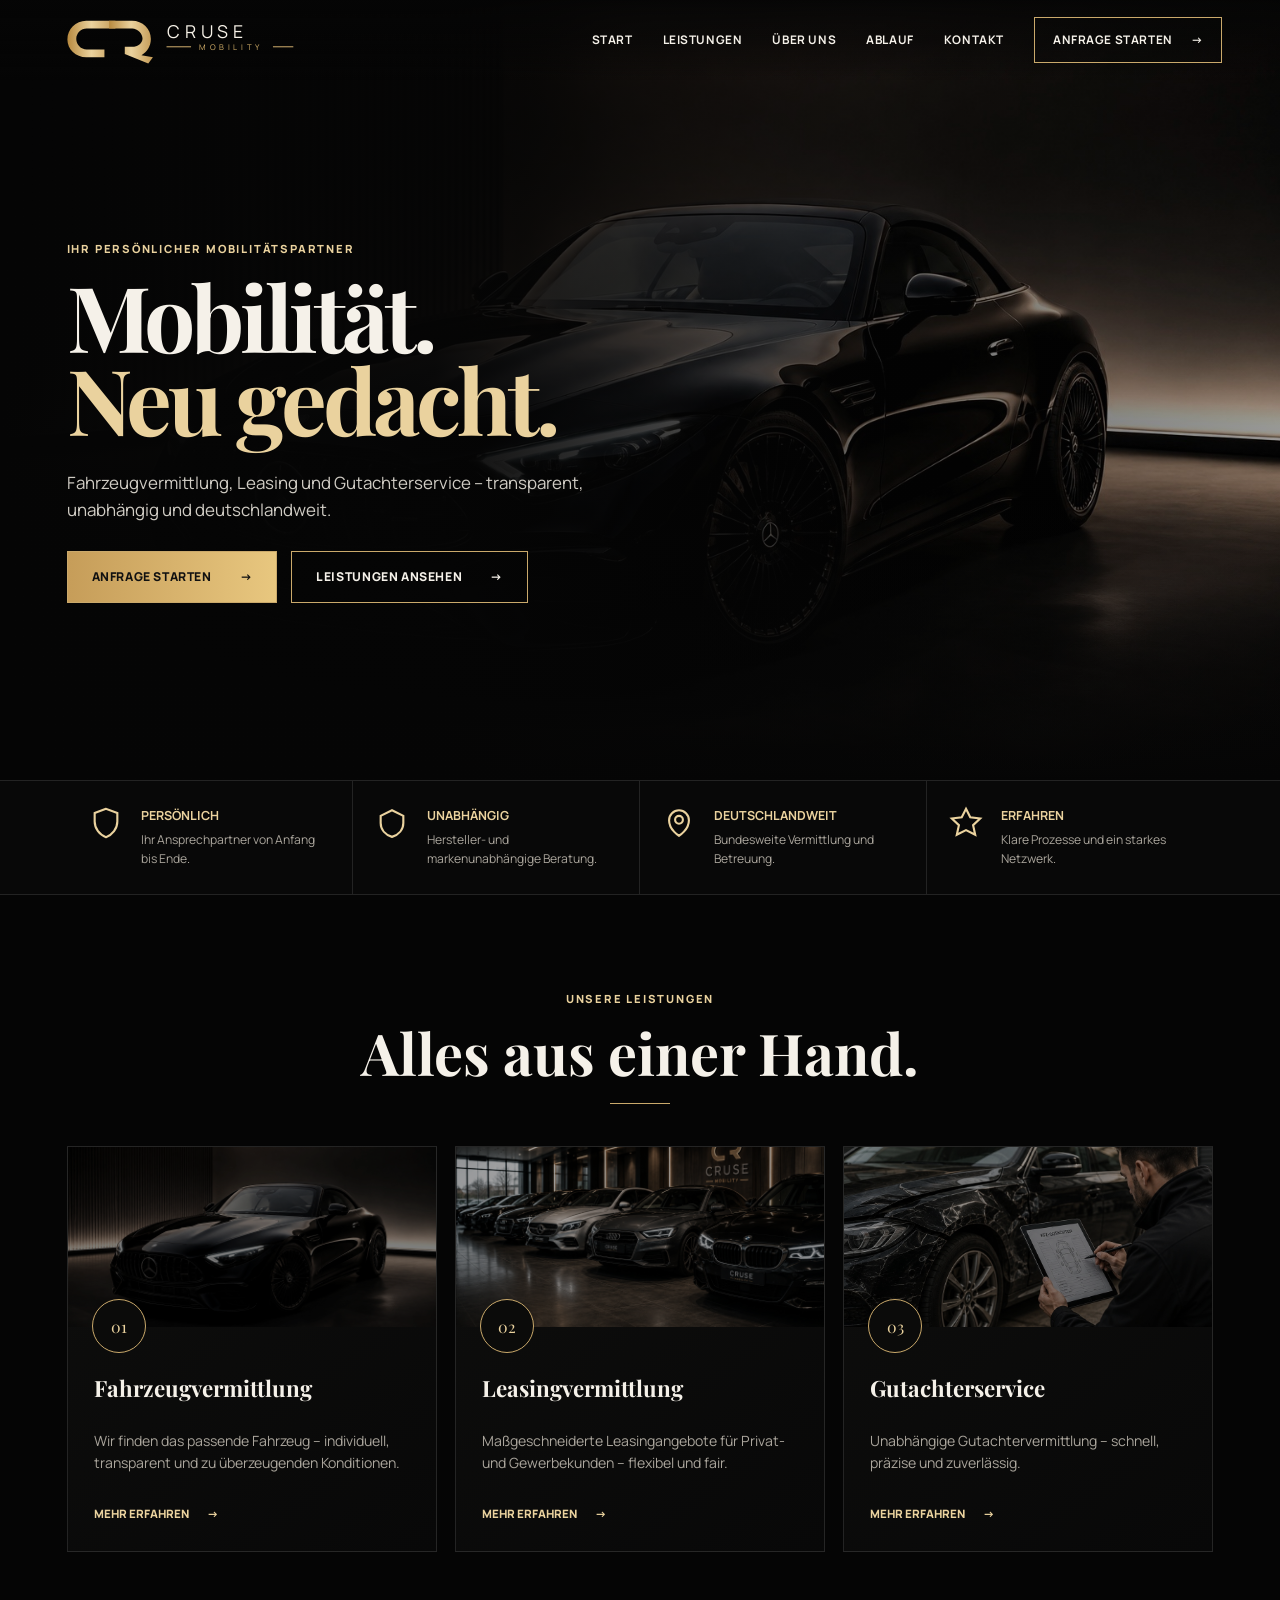
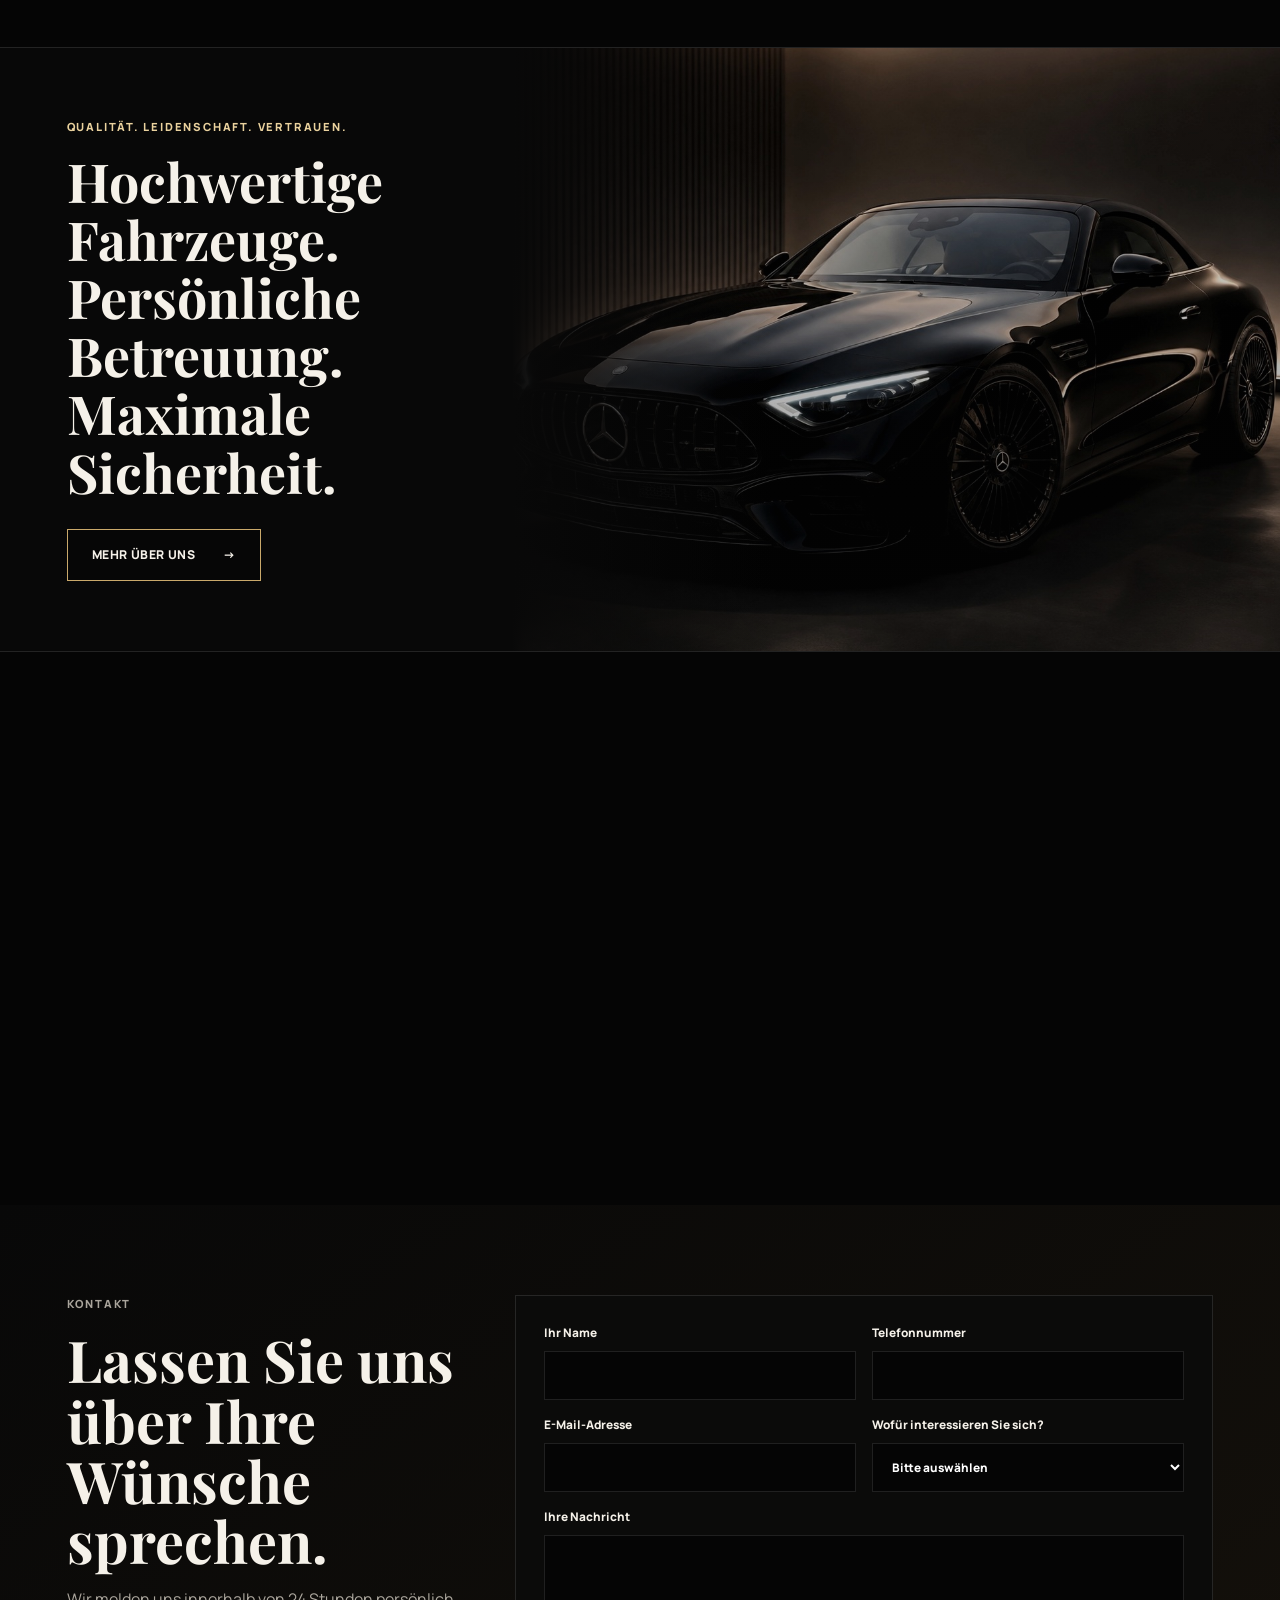
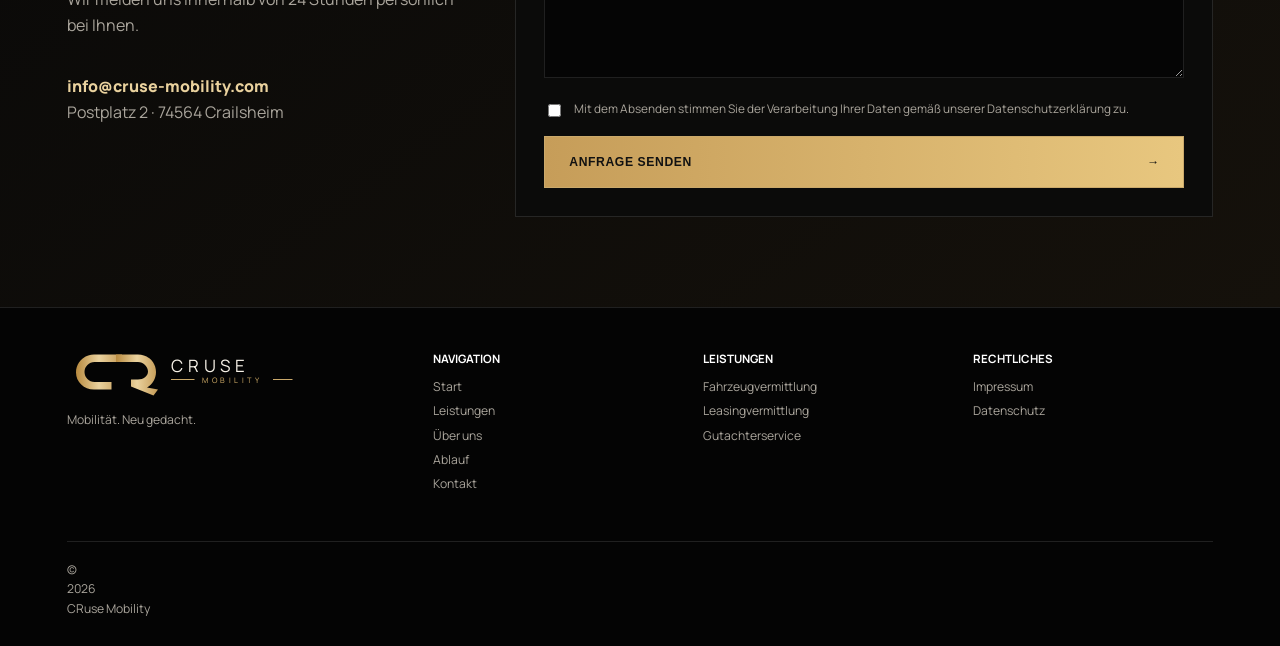
<file: index.html>
<!doctype html>
<html lang="de">
<head>
  <meta charset="utf-8">
  <meta name="viewport" content="width=device-width, initial-scale=1">
  <title>CRuse Mobility – Mobilität. Neu gedacht.</title>
  <meta name="description" content="Fahrzeugvermittlung, Leasing und Gutachterservice – persönlich, unabhängig und deutschlandweit.">
  <meta property="og:title" content="CRuse Mobility – Mobilität. Neu gedacht.">
  <meta property="og:description" content="Fahrzeugvermittlung, Leasing und Gutachterservice – persönlich, unabhängig und deutschlandweit.">
  <meta property="og:type" content="website">
  <meta name="theme-color" content="#050505">
  <link rel="icon" href="favicon.svg" type="image/svg+xml">
  <link rel="preconnect" href="https://fonts.googleapis.com">
  <link rel="preconnect" href="https://fonts.gstatic.com" crossorigin>
  <link href="https://fonts.googleapis.com/css2?family=Manrope:wght@400;500;600;700;800&family=Playfair+Display:wght@600;700&display=swap" rel="stylesheet">
  <link rel="stylesheet" href="styles.css">
</head>
<body>
<header class="site-header">
  <a href="#start" class="brand" aria-label="CRuse Mobility Startseite">
    <svg class="brand-logo" viewBox="0 0 460 90" role="img" aria-label="CRuse Mobility">
      <defs>
        <linearGradient id="gold" x1="0" x2="1">
          <stop offset="0" stop-color="#b88a3f"/>
          <stop offset=".5" stop-color="#ead29e"/>
          <stop offset="1" stop-color="#c49a55"/>
        </linearGradient>
      </defs>
      <path d="M18 44c0-20 16-36 36-36h56v15H55c-11 0-20 9-20 20s9 20 20 20h34v15H54c-20 0-36-15-36-34Z" fill="url(#gold)"/>
      <path d="M98 8h44c20 0 36 15 36 35 0 13-7 25-18 31l22 4-9 12-45-18v-14h14c11 0 20-7 20-16s-9-19-20-19H98V8Z" fill="url(#gold)"/>
      <text x="208" y="42" fill="#f7f2e8" font-size="34" font-family="Manrope, Arial" letter-spacing="10">CRUSE</text>
      <line x1="208" y1="58" x2="255" y2="58" stroke="#caa96b" stroke-width="2"/>
      <text x="270" y="65" fill="#d8b36c" font-size="15" font-family="Manrope, Arial" letter-spacing="7">MOBILITY</text>
      <line x1="412" y1="58" x2="451" y2="58" stroke="#caa96b" stroke-width="2"/>
    </svg>
  </a>

  <button class="menu-toggle" type="button" aria-controls="mainnav" aria-expanded="false">
    <span></span><span></span><span></span>
    <span class="sr-only">Menü öffnen</span>
  </button>

  <nav id="mainnav" class="mainnav">
    <a href="#start">Start</a>
    <a href="#leistungen">Leistungen</a>
    <a href="#warum">Über uns</a>
    <a href="#ablauf">Ablauf</a>
    <a href="#kontakt">Kontakt</a>
    <a href="#kontakt" class="nav-cta">Anfrage starten <span>→</span></a>
  </nav>
</header>

<main>
  <section class="hero" id="start">
    <div class="hero-shade"></div>
    <div class="hero-content reveal visible">
      <p class="eyebrow">Ihr persönlicher Mobilitätspartner</p>
      <h1>Mobilität.<br><em>Neu gedacht.</em></h1>
      <p class="hero-copy">Fahrzeugvermittlung, Leasing und Gutachterservice – transparent, unabhängig und deutschlandweit.</p>
      <div class="hero-actions">
        <a href="#kontakt" class="button gold">Anfrage starten <span>→</span></a>
        <a href="#leistungen" class="button outline">Leistungen ansehen <span>→</span></a>
      </div>
    </div>
  </section>

  <section class="trust-row reveal" aria-label="Vorteile">
    <article>
      <svg viewBox="0 0 24 24" aria-hidden="true"><path d="M12 2 4 5v6c0 5 3.5 9.5 8 11 4.5-1.5 8-6 8-11V5l-8-3Z"/></svg>
      <div><strong>Persönlich</strong><span>Ihr Ansprechpartner von Anfang bis Ende.</span></div>
    </article>
    <article>
      <svg viewBox="0 0 24 24" aria-hidden="true"><path d="M12 3 4 7v5c0 4.6 3.2 8.3 8 9.8 4.8-1.5 8-5.2 8-9.8V7l-8-4Z"/></svg>
      <div><strong>Unabhängig</strong><span>Hersteller- und markenunabhängige Beratung.</span></div>
    </article>
    <article>
      <svg viewBox="0 0 24 24" aria-hidden="true"><path d="M12 21s7-4.1 7-11a7 7 0 1 0-14 0c0 6.9 7 11 7 11Zm0-8.5A2.5 2.5 0 1 1 12 7a2.5 2.5 0 0 1 0 5.5Z"/></svg>
      <div><strong>Deutschlandweit</strong><span>Bundesweite Vermittlung und Betreuung.</span></div>
    </article>
    <article>
      <svg viewBox="0 0 24 24" aria-hidden="true"><path d="M12 2 15 8l7 .8-5 4.7 1.5 6.8L12 17l-6.5 3.3L7 13.5 2 8.8 9 8l3-6Z"/></svg>
      <div><strong>Erfahren</strong><span>Klare Prozesse und ein starkes Netzwerk.</span></div>
    </article>
  </section>

  <section class="section services reveal" id="leistungen">
    <header class="section-heading">
      <p class="eyebrow">Unsere Leistungen</p>
      <h2>Alles aus einer Hand.</h2>
      <span class="gold-line"></span>
    </header>

    <div class="service-grid">
      <article class="service-card">
        <div class="service-image service-image-one"></div>
        <div class="service-content">
          <span class="service-number">01</span>
          <h3>Fahrzeugvermittlung</h3>
          <p>Wir finden das passende Fahrzeug – individuell, transparent und zu überzeugenden Konditionen.</p>
          <a href="#kontakt">Mehr erfahren <span>→</span></a>
        </div>
      </article>
      <article class="service-card">
        <div class="service-image service-image-two"></div>
        <div class="service-content">
          <span class="service-number">02</span>
          <h3>Leasingvermittlung</h3>
          <p>Maßgeschneiderte Leasingangebote für Privat- und Gewerbekunden – flexibel und fair.</p>
          <a href="#kontakt">Mehr erfahren <span>→</span></a>
        </div>
      </article>
      <article class="service-card">
        <div class="service-image service-image-three"></div>
        <div class="service-content">
          <span class="service-number">03</span>
          <h3>Gutachterservice</h3>
          <p>Unabhängige Gutachtervermittlung – schnell, präzise und zuverlässig.</p>
          <a href="#kontakt">Mehr erfahren <span>→</span></a>
        </div>
      </article>
    </div>
  </section>

  <section class="premium-band reveal" id="warum">
    <div class="premium-copy">
      <p class="eyebrow">Qualität. Leidenschaft. Vertrauen.</p>
      <h2>Hochwertige Fahrzeuge.<br>Persönliche Betreuung.<br>Maximale Sicherheit.</h2>
      <a href="#kontakt" class="button outline compact">Mehr über uns <span>→</span></a>
    </div>
    <div class="premium-image" aria-hidden="true"></div>
  </section>

  <section class="section process reveal" id="ablauf">
    <header class="section-heading left">
      <p class="eyebrow">So läuft es ab</p>
      <h2>Vier klare Schritte.</h2>
    </header>
    <div class="process-grid">
      <article><strong>01</strong><h3>Anfrage</h3><p>Sie schildern Ihr Anliegen über das Kontaktformular.</p></article>
      <article><strong>02</strong><h3>Beratung</h3><p>Wir besprechen Ihre Wünsche, Ihr Budget und Ihre Anforderungen.</p></article>
      <article><strong>03</strong><h3>Angebot</h3><p>Sie erhalten passende Optionen und entscheiden in Ruhe.</p></article>
      <article><strong>04</strong><h3>Abschluss</h3><p>Wir begleiten Sie bis zur erfolgreichen Vermittlung.</p></article>
    </div>
  </section>

  <section class="contact reveal" id="kontakt">
    <div class="contact-copy">
      <p class="eyebrow">Kontakt</p>
      <h2>Lassen Sie uns über Ihre Wünsche sprechen.</h2>
      <p>Wir melden uns innerhalb von 24 Stunden persönlich bei Ihnen.</p>
      <a href="mailto:info@cruse-mobility.com">info@cruse-mobility.com</a>
      <span>Postplatz 2 · 74564 Crailsheim</span>
    </div>

    <form action="https://formsubmit.co/info@cruse-mobility.com" method="POST">
      <input type="hidden" name="_subject" value="Neue Anfrage über cruse-mobility.de">
      <input type="hidden" name="_captcha" value="false">
      <input type="hidden" name="_template" value="table">
      <input type="hidden" name="_next" value="https://cruse-mobility.de/danke.html">
      <input type="text" name="_honey" class="honeypot" tabindex="-1" autocomplete="off">

      <div class="field-row">
        <label>Ihr Name<input type="text" name="Name" required autocomplete="name"></label>
        <label>Telefonnummer<input type="tel" name="Telefon" autocomplete="tel"></label>
      </div>
      <div class="field-row">
        <label>E-Mail-Adresse<input type="email" name="E-Mail" required autocomplete="email"></label>
        <label>Wofür interessieren Sie sich?
          <select name="Anliegen" required>
            <option value="">Bitte auswählen</option>
            <option>Fahrzeugvermittlung</option>
            <option>Leasingvermittlung</option>
            <option>Gutachterservice</option>
            <option>Kooperation</option>
            <option>Sonstiges</option>
          </select>
        </label>
      </div>
      <label>Ihre Nachricht<textarea name="Nachricht" rows="6" required></textarea></label>
      <label class="consent">
        <input type="checkbox" required>
        <span>Mit dem Absenden stimmen Sie der Verarbeitung Ihrer Daten gemäß unserer Datenschutzerklärung zu.</span>
      </label>
      <button class="button gold submit" type="submit">Anfrage senden <span>→</span></button>
    </form>
  </section>
</main>

<footer class="footer">
  <div class="footer-brand">
    <svg class="brand-logo footer-logo" viewBox="0 0 460 90" aria-hidden="true">
      <defs><linearGradient id="gold2" x1="0" x2="1"><stop offset="0" stop-color="#b88a3f"/><stop offset=".5" stop-color="#ead29e"/><stop offset="1" stop-color="#c49a55"/></linearGradient></defs>
      <path d="M18 44c0-20 16-36 36-36h56v15H55c-11 0-20 9-20 20s9 20 20 20h34v15H54c-20 0-36-15-36-34Z" fill="url(#gold2)"/>
      <path d="M98 8h44c20 0 36 15 36 35 0 13-7 25-18 31l22 4-9 12-45-18v-14h14c11 0 20-7 20-16s-9-19-20-19H98V8Z" fill="url(#gold2)"/>
      <text x="208" y="42" fill="#f7f2e8" font-size="34" font-family="Manrope, Arial" letter-spacing="10">CRUSE</text>
      <line x1="208" y1="58" x2="255" y2="58" stroke="#caa96b" stroke-width="2"/>
      <text x="270" y="65" fill="#d8b36c" font-size="15" font-family="Manrope, Arial" letter-spacing="7">MOBILITY</text>
      <line x1="412" y1="58" x2="451" y2="58" stroke="#caa96b" stroke-width="2"/>
    </svg>
    <p>Mobilität. Neu gedacht.</p>
  </div>
  <div><strong>Navigation</strong><a href="#start">Start</a><a href="#leistungen">Leistungen</a><a href="#warum">Über uns</a><a href="#ablauf">Ablauf</a><a href="#kontakt">Kontakt</a></div>
  <div><strong>Leistungen</strong><a href="#kontakt">Fahrzeugvermittlung</a><a href="#kontakt">Leasingvermittlung</a><a href="#kontakt">Gutachterservice</a></div>
  <div><strong>Rechtliches</strong><a href="impressum.html">Impressum</a><a href="datenschutz.html">Datenschutz</a></div>
  <p class="copyright">© <span id="year"></span> CRuse Mobility</p>
</footer>

<script src="script.js"></script>
</body>
</html>
</file>
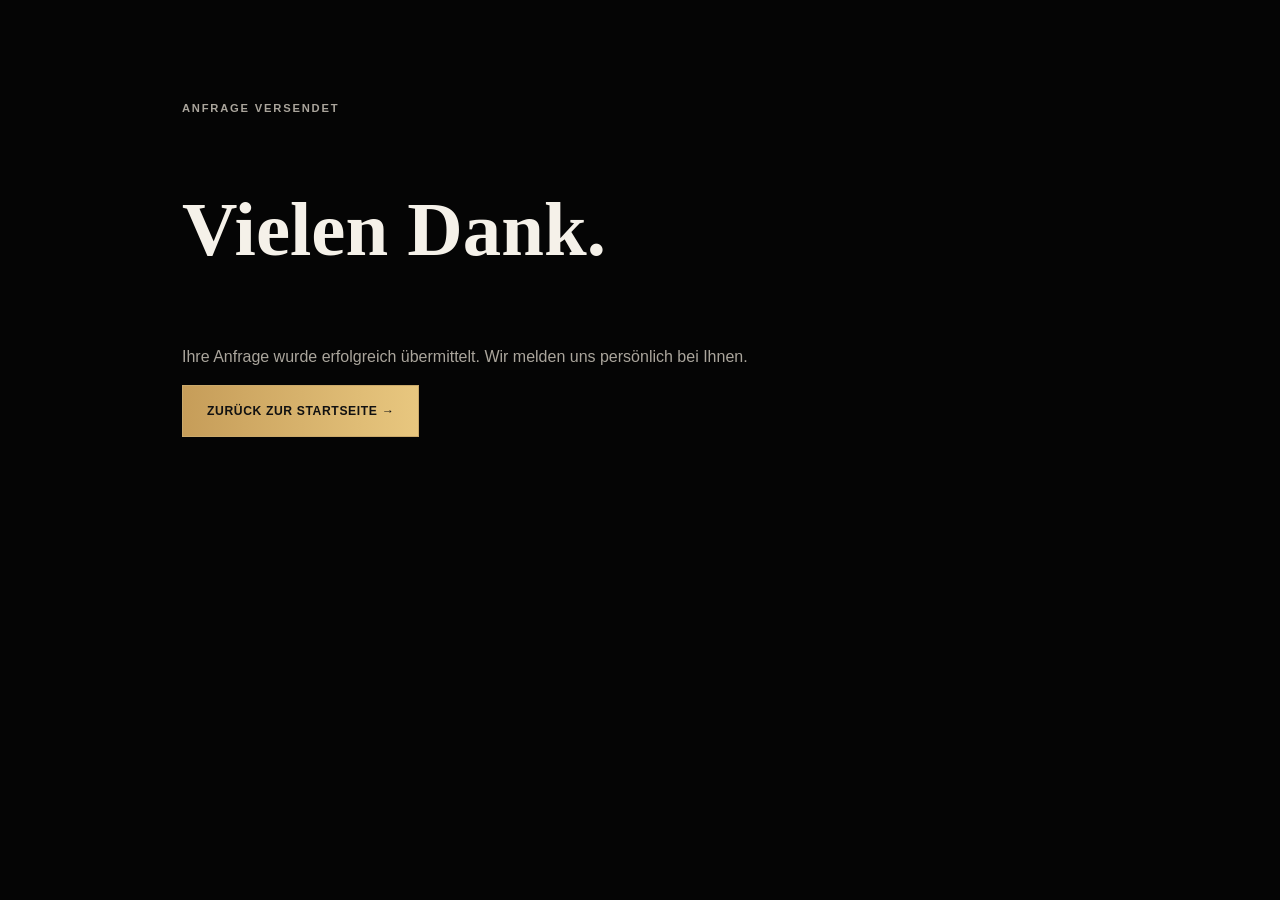
<file: danke.html>
<!doctype html><html lang="de"><head><meta charset="utf-8"><meta name="viewport" content="width=device-width,initial-scale=1"><title>Vielen Dank – CRuse Mobility</title><link rel="stylesheet" href="styles.css"></head><body><main class="legal"><p class="eyebrow">Anfrage versendet</p><h1>Vielen Dank.</h1><p>Ihre Anfrage wurde erfolgreich übermittelt. Wir melden uns persönlich bei Ihnen.</p><a class="button gold compact" href="index.html">Zurück zur Startseite →</a></main></body></html>
</file>
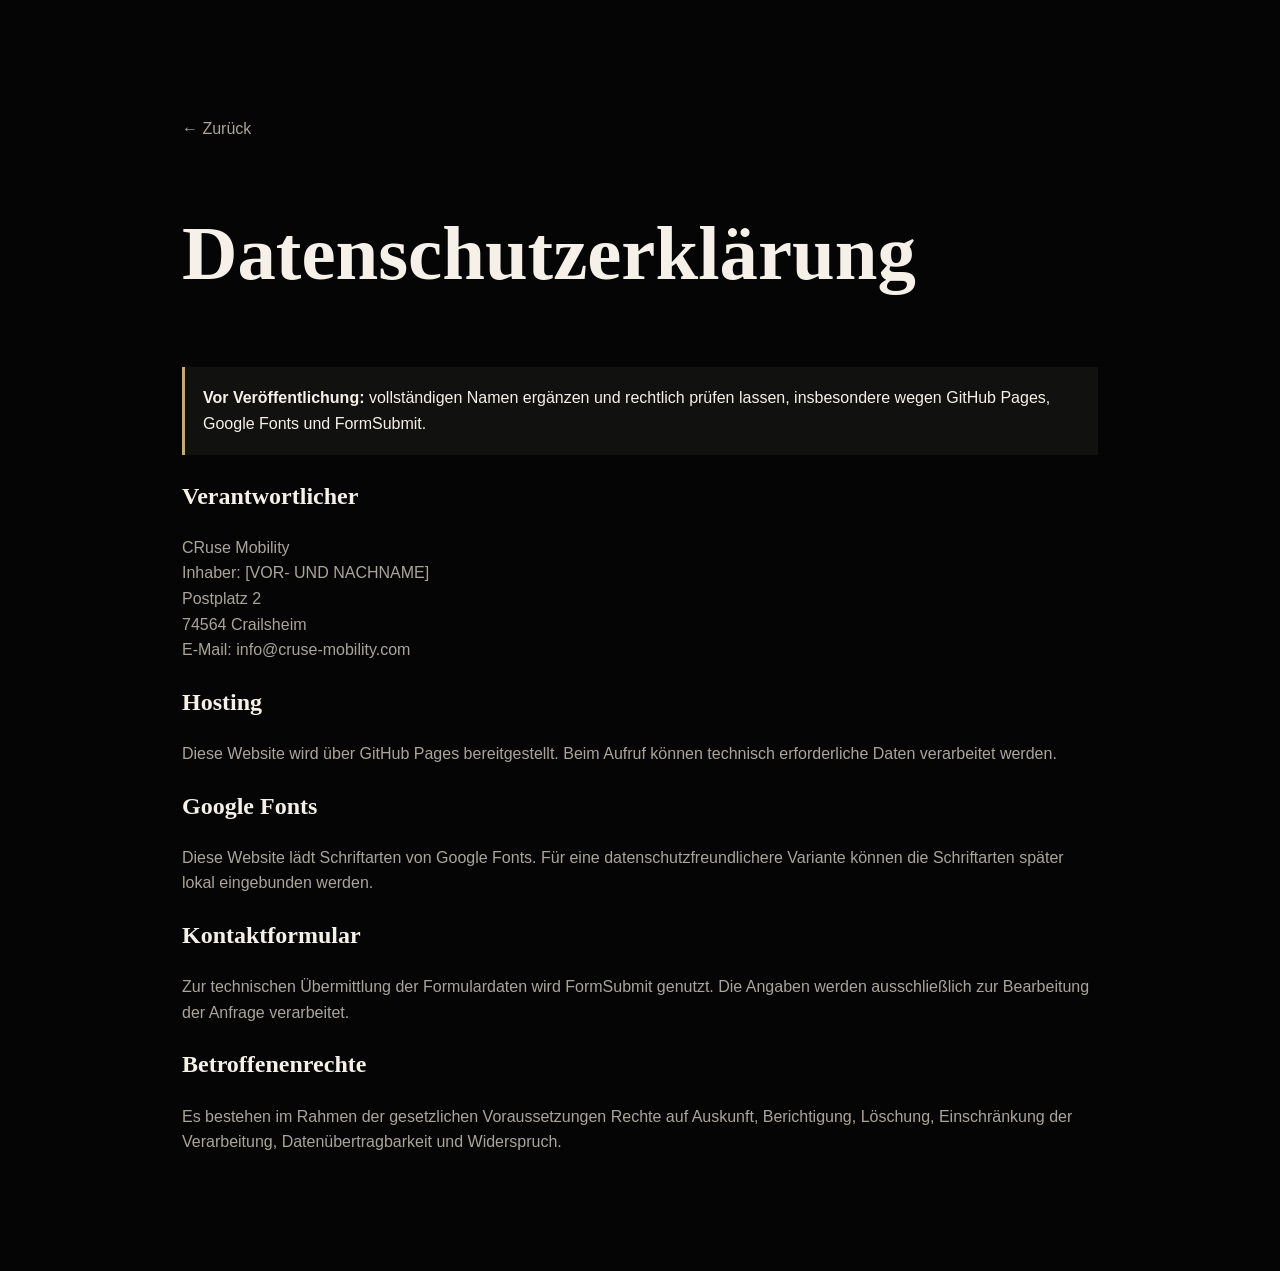
<file: datenschutz.html>
<!doctype html><html lang="de"><head><meta charset="utf-8"><meta name="viewport" content="width=device-width,initial-scale=1"><title>Datenschutz – CRuse Mobility</title><link rel="stylesheet" href="styles.css"></head><body><main class="legal"><p><a href="index.html">← Zurück</a></p><h1>Datenschutzerklärung</h1><div class="notice"><strong>Vor Veröffentlichung:</strong> vollständigen Namen ergänzen und rechtlich prüfen lassen, insbesondere wegen GitHub Pages, Google Fonts und FormSubmit.</div><h2>Verantwortlicher</h2><p>CRuse Mobility<br>Inhaber: [VOR- UND NACHNAME]<br>Postplatz 2<br>74564 Crailsheim<br>E-Mail: info@cruse-mobility.com</p><h2>Hosting</h2><p>Diese Website wird über GitHub Pages bereitgestellt. Beim Aufruf können technisch erforderliche Daten verarbeitet werden.</p><h2>Google Fonts</h2><p>Diese Website lädt Schriftarten von Google Fonts. Für eine datenschutzfreundlichere Variante können die Schriftarten später lokal eingebunden werden.</p><h2>Kontaktformular</h2><p>Zur technischen Übermittlung der Formulardaten wird FormSubmit genutzt. Die Angaben werden ausschließlich zur Bearbeitung der Anfrage verarbeitet.</p><h2>Betroffenenrechte</h2><p>Es bestehen im Rahmen der gesetzlichen Voraussetzungen Rechte auf Auskunft, Berichtigung, Löschung, Einschränkung der Verarbeitung, Datenübertragbarkeit und Widerspruch.</p></main></body></html>
</file>
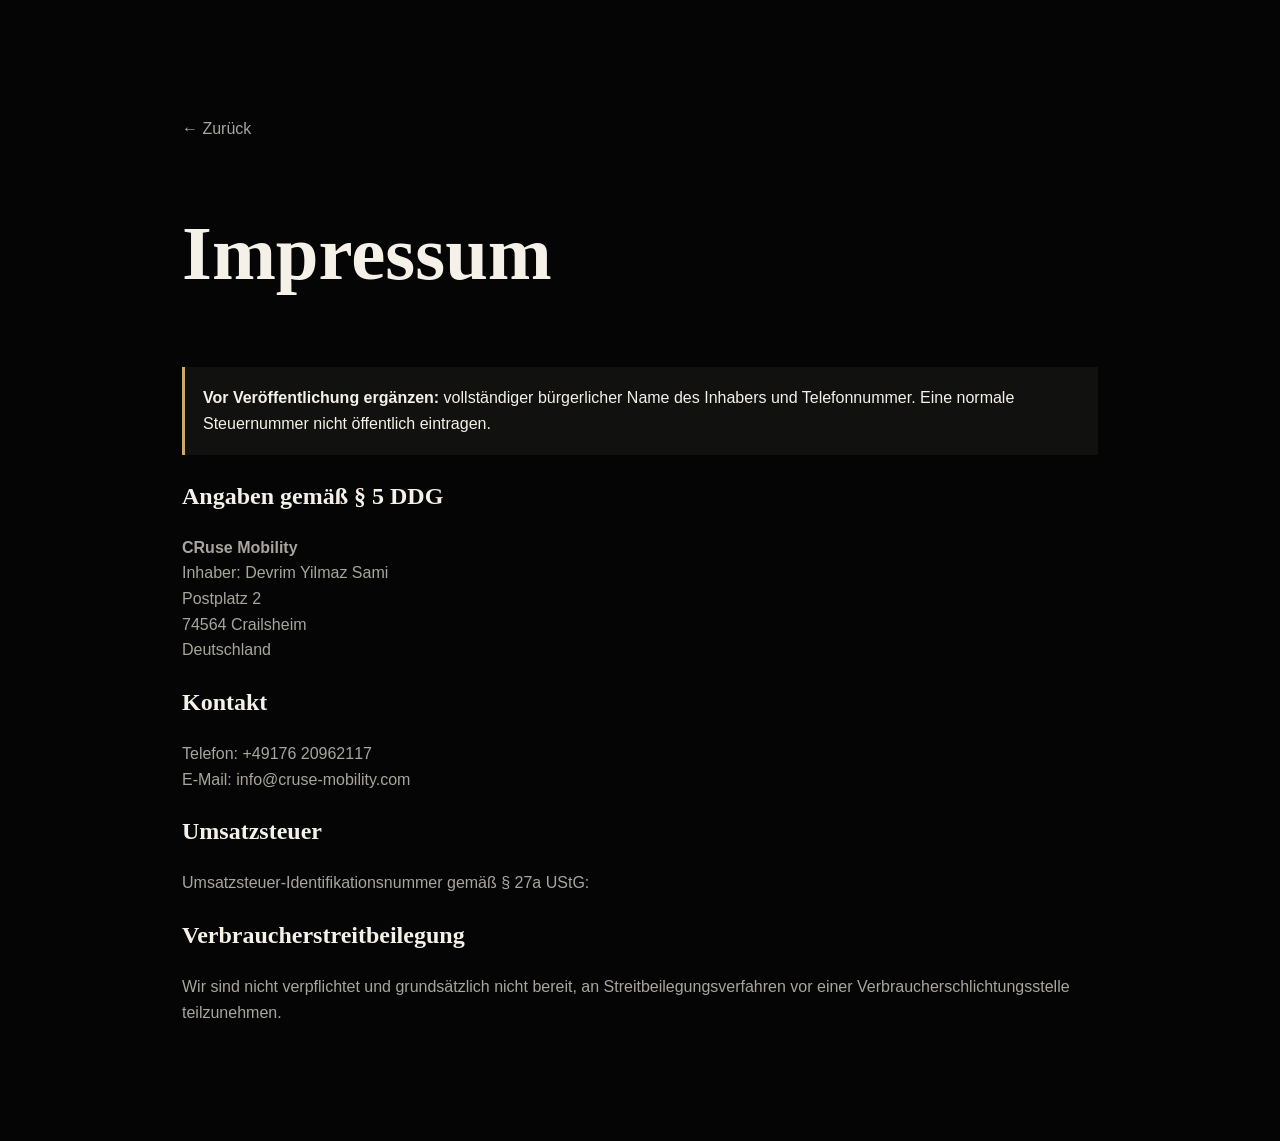
<file: impressum.html>
<!doctype html><html lang="de"><head><meta charset="utf-8"><meta name="viewport" content="width=device-width,initial-scale=1"><title>Impressum – CRuse Mobility</title><link rel="stylesheet" href="styles.css"></head><body><main class="legal"><p><a href="index.html">← Zurück</a></p><h1>Impressum</h1><div class="notice"><strong>Vor Veröffentlichung ergänzen:</strong> vollständiger bürgerlicher Name des Inhabers und Telefonnummer. Eine normale Steuernummer nicht öffentlich eintragen.</div><h2>Angaben gemäß § 5 DDG</h2><p><strong>CRuse Mobility</strong><br>Inhaber: Devrim Yilmaz Sami <br>Postplatz 2<br>74564 Crailsheim<br>Deutschland</p><h2>Kontakt</h2><p>Telefon: +49176 20962117 <br>E-Mail: info@cruse-mobility.com</p><h2>Umsatzsteuer</h2><p>Umsatzsteuer-Identifikationsnummer gemäß § 27a UStG: </p><h2>Verbraucherstreitbeilegung</h2><p>Wir sind nicht verpflichtet und grundsätzlich nicht bereit, an Streitbeilegungsverfahren vor einer Verbraucherschlichtungsstelle teilzunehmen.</p></main></body></html>
</file>
<file: styles.css>
*{box-sizing:border-box}html{scroll-behavior:smooth}body{margin:0;background:#050505;color:#f5f1e9;font-family:Manrope,Arial,sans-serif;line-height:1.6;overflow-x:hidden}a{color:inherit;text-decoration:none}img{display:block;max-width:100%}:root{--gold:#caa96b;--gold2:#ead29e;--cream:#f5f1e9;--muted:#aaa59c;--line:rgba(255,255,255,.11);--panel:#0d0d0c}.sr-only{position:absolute;width:1px;height:1px;padding:0;margin:-1px;overflow:hidden;clip:rect(0,0,0,0);white-space:nowrap;border:0}.site-header{position:fixed;z-index:100;top:0;left:0;right:0;display:flex;align-items:center;justify-content:space-between;padding:16px clamp(18px,4.5vw,74px);background:linear-gradient(#050505f2,#0505059f,transparent);transition:.25s}.site-header.scrolled{background:#050505f8;box-shadow:0 12px 34px #0009}.brand{display:flex;align-items:center}.brand-logo{width:240px;height:48px}.mainnav{display:flex;align-items:center;gap:30px;text-transform:uppercase;font-size:.74rem;font-weight:700;letter-spacing:.05em}.mainnav a{position:relative}.mainnav a:not(.nav-cta):after{content:"";position:absolute;left:0;right:100%;bottom:-8px;height:1px;background:var(--gold);transition:.25s}.mainnav a:hover:after{right:0}.nav-cta{border:1px solid var(--gold);padding:13px 18px;display:flex;gap:18px}.menu-toggle{display:none;background:none;border:0;width:44px;height:44px;padding:10px;flex-direction:column;justify-content:center;gap:5px}.menu-toggle span:not(.sr-only){display:block;height:1px;background:#fff;width:100%}.hero{position:relative;min-height:780px;display:flex;align-items:center;padding:135px clamp(22px,5.2vw,82px) 72px;background:url('hero-car.jpg') center/cover no-repeat}.hero-shade{position:absolute;inset:0;background:linear-gradient(90deg,#050505 0%,rgba(5,5,5,.96) 34%,rgba(5,5,5,.44) 69%,rgba(5,5,5,.22) 100%),linear-gradient(0deg,#050505 0%,transparent 36%)}.hero-content{position:relative;z-index:2;max-width:650px}.eyebrow{margin:0 0 16px;color:var(--gold2);text-transform:uppercase;letter-spacing:.16em;font-size:.7rem;font-weight:800}.hero h1,.section-heading h2,.premium-band h2,.contact h2{font-family:'Playfair Display',serif}.hero h1{margin:0;font-size:clamp(4rem,7.1vw,7.2rem);line-height:.92;letter-spacing:-.045em}.hero h1 em{font-style:normal;color:var(--gold2)}.hero-copy{max-width:580px;margin:28px 0;color:#d0ccc4;font-size:1.06rem}.hero-actions{display:flex;gap:14px;flex-wrap:wrap}.button{display:inline-flex;align-items:center;justify-content:space-between;gap:28px;min-height:52px;padding:0 24px;border:1px solid var(--gold);text-transform:uppercase;font-size:.76rem;font-weight:800;letter-spacing:.05em;transition:.25s;cursor:pointer}.button:hover{transform:translateY(-2px);box-shadow:0 14px 32px #0008}.button.gold{background:linear-gradient(90deg,#c69d59,#e8c77f);color:#111}.button.outline{background:#050505aa}.button.compact{width:max-content}.trust-row{display:grid;grid-template-columns:repeat(4,1fr);padding:0 clamp(22px,5.2vw,82px);background:#080808;border-top:1px solid var(--line);border-bottom:1px solid var(--line)}.trust-row article{display:flex;gap:18px;padding:25px 22px;border-right:1px solid var(--line)}.trust-row article:last-child{border-right:0}.trust-row svg{width:34px;height:34px;fill:none;stroke:var(--gold2);stroke-width:1.5;flex:0 0 auto}.trust-row strong,.trust-row span{display:block}.trust-row strong{color:var(--gold2);text-transform:uppercase;font-size:.78rem}.trust-row span{color:var(--muted);font-size:.76rem;margin-top:4px}.section{padding:95px clamp(22px,5.2vw,82px)}.section-heading{text-align:center;margin-bottom:42px}.section-heading.left{text-align:left}.section-heading h2{font-size:clamp(2.6rem,4.5vw,4.6rem);line-height:1;margin:0}.gold-line{display:block;width:60px;height:1px;background:var(--gold);margin:22px auto 0}.service-grid{display:grid;grid-template-columns:repeat(3,1fr);gap:18px}.service-card{border:1px solid var(--line);background:linear-gradient(145deg,#0e0e0d,#080808);overflow:hidden;transition:.25s}.service-card:hover{transform:translateY(-6px);border-color:#caa96b77}.service-image{height:180px;background-size:cover;background-position:center;filter:saturate(.7) brightness(.65)}.service-image-one{background-image:url('hero-car.jpg')}.service-image-two{background-image:url('IMG_7847.jpeg')}.service-image-three{background-image:url('IMG_7842.jpeg');background-size:cover;background-position:center;background-repeat:no-repeat;filter:saturate(.85) brightness(.65)}.service-content{padding:26px;position:relative}.service-number{position:absolute;top:-28px;left:24px;width:54px;height:54px;border-radius:50%;background:#0b0b0a;border:1px solid var(--gold);display:grid;place-items:center;color:var(--gold2);font-family:'Playfair Display',serif}.service-content h3{font-family:'Playfair Display',serif;font-size:1.4rem;margin-top:18px}.service-content p{color:var(--muted);font-size:.88rem}.service-content a{display:inline-flex;gap:18px;color:var(--gold2);text-transform:uppercase;font-weight:800;font-size:.72rem;margin-top:16px}.premium-band{min-height:430px;display:grid;grid-template-columns:.8fr 1.2fr;background:#080808;border-top:1px solid var(--line);border-bottom:1px solid var(--line)}.premium-copy{padding:70px clamp(22px,5.2vw,82px);display:flex;flex-direction:column;justify-content:center}.premium-band h2{font-size:clamp(2.4rem,4.2vw,4.4rem);line-height:1.08;margin:0 0 28px}.premium-image{background:url('car-detail.jpg') center/cover no-repeat;position:relative}.premium-image:after{content:"";position:absolute;inset:0;background:linear-gradient(90deg,#080808 0%,transparent 34%),linear-gradient(0deg,#08080855,transparent)}.process{background:#070707}.process-grid{display:grid;grid-template-columns:repeat(4,1fr);gap:1px;background:var(--line)}.process-grid article{background:#070707;padding:30px;min-height:230px}.process-grid strong{font-family:'Playfair Display',serif;color:var(--gold2);font-size:2.2rem}.process-grid h3{text-transform:uppercase;font-size:.9rem}.process-grid p{color:var(--muted);font-size:.85rem}.contact{display:grid;grid-template-columns:.72fr 1.28fr;gap:56px;padding:90px clamp(22px,5.2vw,82px);background:linear-gradient(145deg,#080808,#15110b)}.contact-copy{display:flex;flex-direction:column;align-items:flex-start}.contact h2{font-size:clamp(2.6rem,4.5vw,4.8rem);line-height:1.05;margin:0}.contact-copy p{color:var(--muted)}.contact-copy a{color:var(--gold2);font-weight:800;margin-top:20px}.contact-copy span{color:var(--muted)}form{background:#0b0b0a;border:1px solid var(--line);padding:28px}.field-row{display:grid;grid-template-columns:1fr 1fr;gap:16px}label{display:block;margin-bottom:16px;font-size:.74rem;font-weight:800}input,select,textarea{width:100%;margin-top:8px;padding:14px 15px;background:#050505;border:1px solid var(--line);color:#fff;font:inherit;outline:none}input:focus,select:focus,textarea:focus{border-color:var(--gold)}.consent{display:flex;gap:10px;color:var(--muted);font-weight:400}.consent input{width:auto;margin-top:4px}.submit{width:100%}.honeypot{position:absolute;left:-9999px}.footer{display:grid;grid-template-columns:1.4fr 1fr 1fr 1fr;gap:30px;padding:42px clamp(22px,5.2vw,82px) 28px;background:#040404;border-top:1px solid var(--line);color:var(--muted);font-size:.76rem;position:relative}.footer-logo{width:230px;height:46px}.footer strong,.footer a,.footer span{display:block}.footer strong{color:#fff;text-transform:uppercase;font-size:.72rem;margin-bottom:8px}.footer a{margin:5px 0}.footer-brand p{margin:8px 0}.copyright{grid-column:1/-1;border-top:1px solid var(--line);padding-top:18px;margin:12px 0 0}.reveal{opacity:0;transform:translateY(24px);transition:.7s}.reveal.visible{opacity:1;transform:none}.legal{max-width:960px;margin:auto;padding:100px 22px}.legal h1,.legal h2{font-family:'Playfair Display',serif}.legal h1{font-size:clamp(3rem,6vw,5rem)}.legal p{color:var(--muted)}.notice{border-left:3px solid var(--gold);background:#11110f;padding:18px;margin:22px 0}@media(max-width:980px){.mainnav{gap:18px}.trust-row{grid-template-columns:1fr 1fr}.service-grid{grid-template-columns:1fr}.premium-band{grid-template-columns:1fr}.premium-image{min-height:360px}.process-grid{grid-template-columns:1fr 1fr}.contact{grid-template-columns:1fr}.footer{grid-template-columns:1fr 1fr}}@media(max-width:720px){.site-header{padding:10px 14px;background:#050505f6}.brand-logo{width:178px;height:38px}.menu-toggle{display:flex}.mainnav{display:none;position:absolute;top:60px;left:0;right:0;background:#050505;padding:22px;flex-direction:column;align-items:flex-start}.mainnav.open{display:flex}.hero{min-height:100svh;padding:110px 18px 48px;background-position:62% center}.hero-shade{background:linear-gradient(90deg,rgba(5,5,5,.97),rgba(5,5,5,.88) 62%,rgba(5,5,5,.45)),linear-gradient(0deg,#050505,transparent 38%)}.hero h1{font-size:clamp(3rem,15vw,4.5rem)}.hero-copy{font-size:.98rem}.hero-actions{display:grid;grid-template-columns:1fr;width:100%}.button{width:100%;min-height:55px}.trust-row{grid-template-columns:1fr}.trust-row article{border-right:0;border-bottom:1px solid var(--line)}.section{padding:75px 18px}.section-heading{text-align:left}.gold-line{margin-left:0}.service-image{height:150px}.premium-copy{padding:65px 18px}.premium-image{min-height:300px}.process-grid{grid-template-columns:1fr}.contact{padding:75px 18px}.field-row{grid-template-columns:1fr}form{padding:20px}.footer{grid-template-columns:1fr;padding:36px 18px}.footer-logo{width:190px}.eyebrow{font-size:.62rem;letter-spacing:.14em}}@media(prefers-reduced-motion:reduce){*{scroll-behavior:auto!important}.reveal,.service-card,.button{transition:none!important}}
</file>
